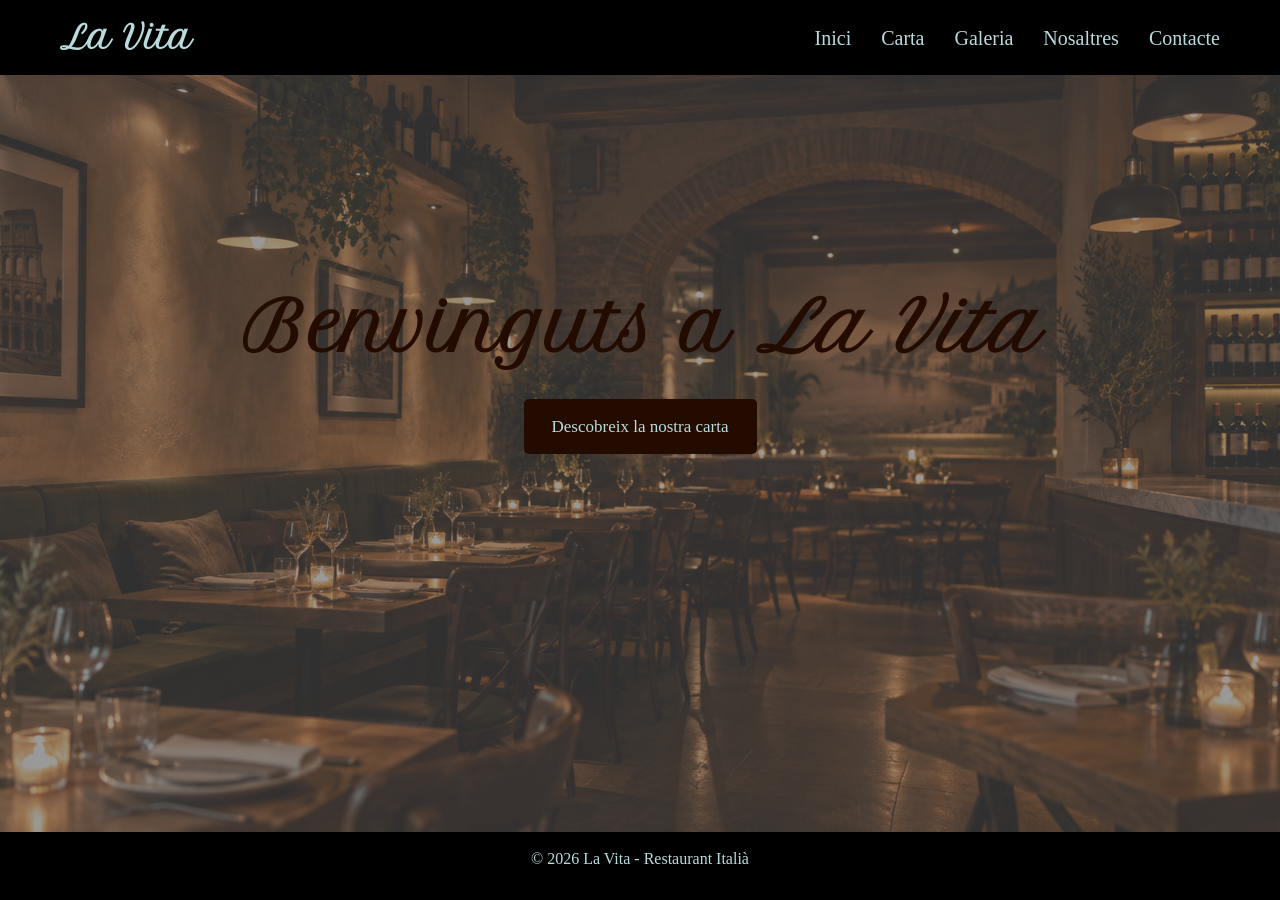
<file: index.html>
<!DOCTYPE html>

<html lang="ca">

    <head>
        <meta charset="UTF-8">
        <meta name="viewport" content="width=device-width, initial-scale=1.0">
        <title>La Vita</title>
        <link rel="stylesheet" href="estils.css">
    </head>

    <body>

        <header>
            <nav>
                <h1>La Vita</h1>
                <ul>
                    <li><a href="index.html">Inici</a></li>
                    <li><a href="carta.html">Carta</a></li>
                    <li><a href="galeria.html">Galeria</a></li>
                    <li><a href="nosaltres.html">Nosaltres</a></li>
                    <li><a href="contacte.html">Contacte</a></li>
                </ul>
            </nav>
        </header>

        <main>
            <section class="hero">
                <div>
                    <h2>Benvinguts a <i>La Vita</i></h2>
                    <a href="carta.html">Descobreix la nostra carta</a>
                </div>
            </section>
        </main>

        <footer>
            <p>&copy; 2026 La Vita - Restaurant Italià</p>
        </footer>

    </body>

</html>
</file>
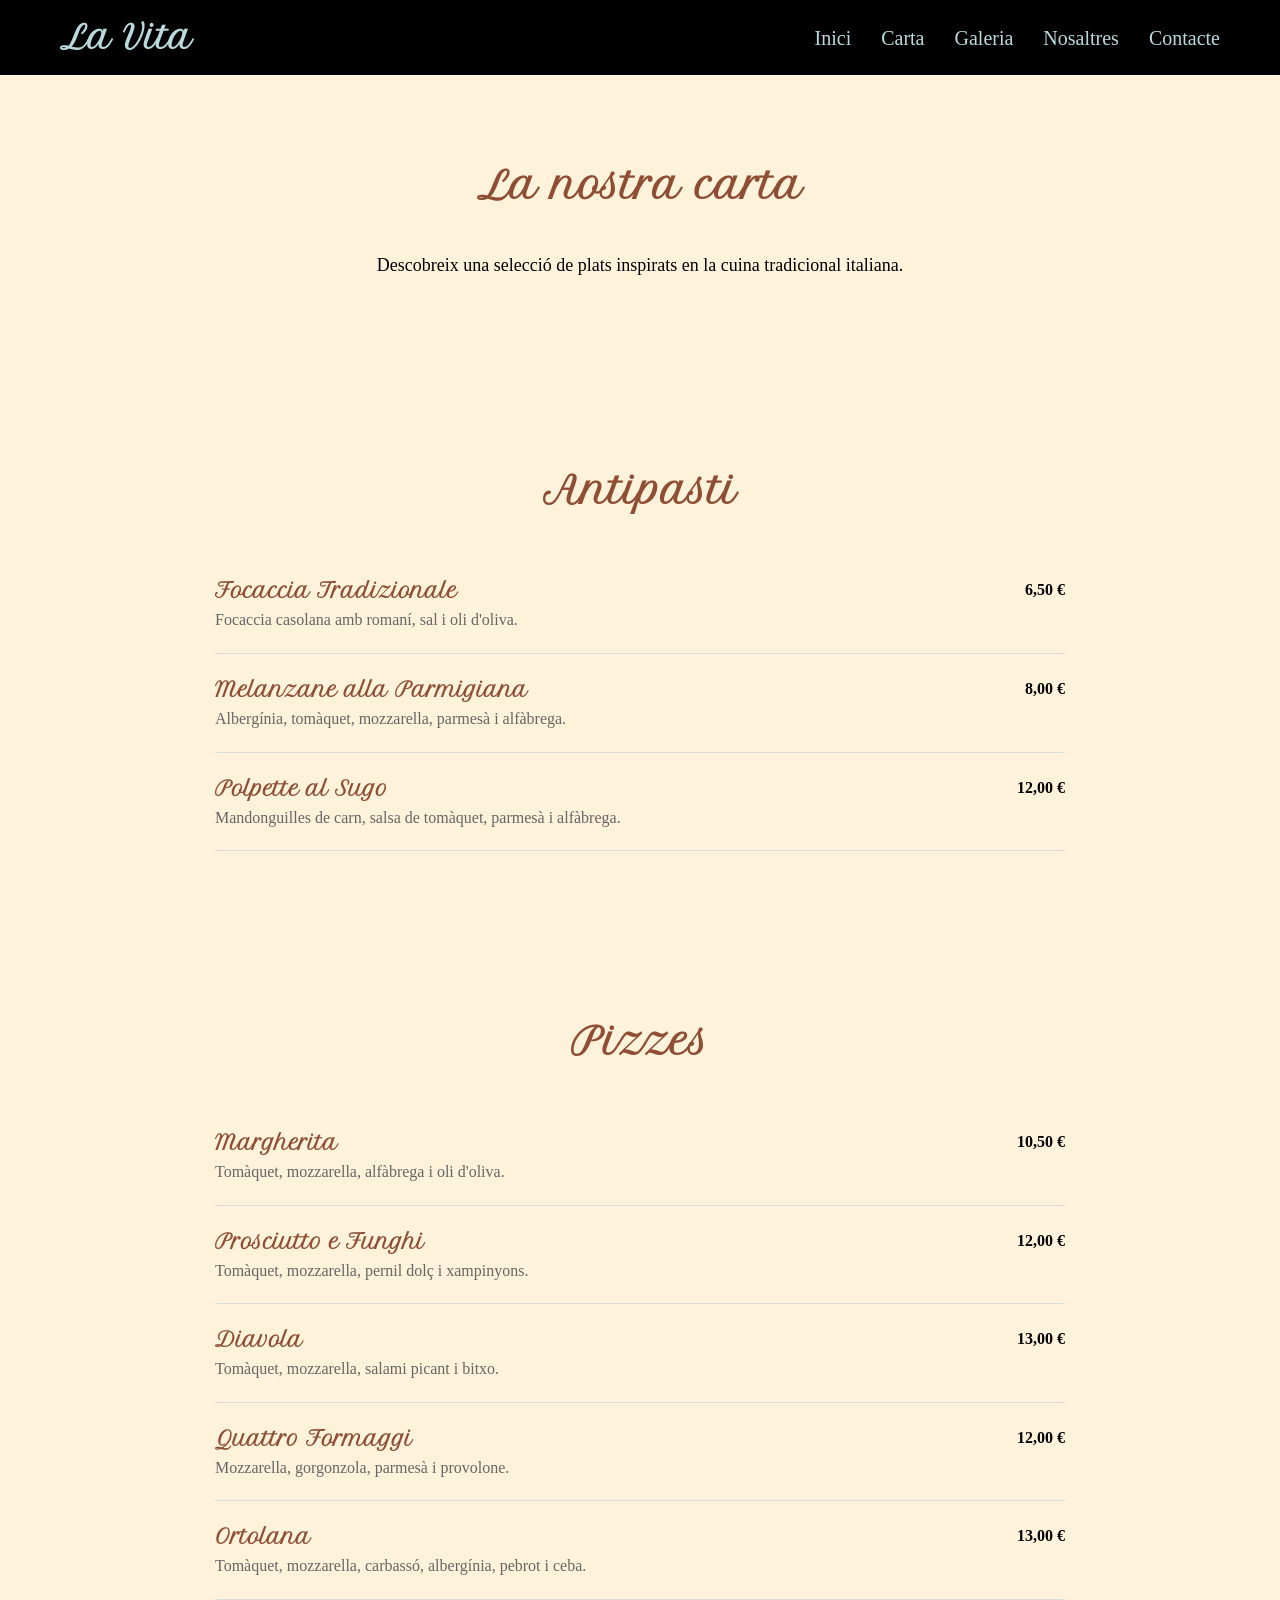
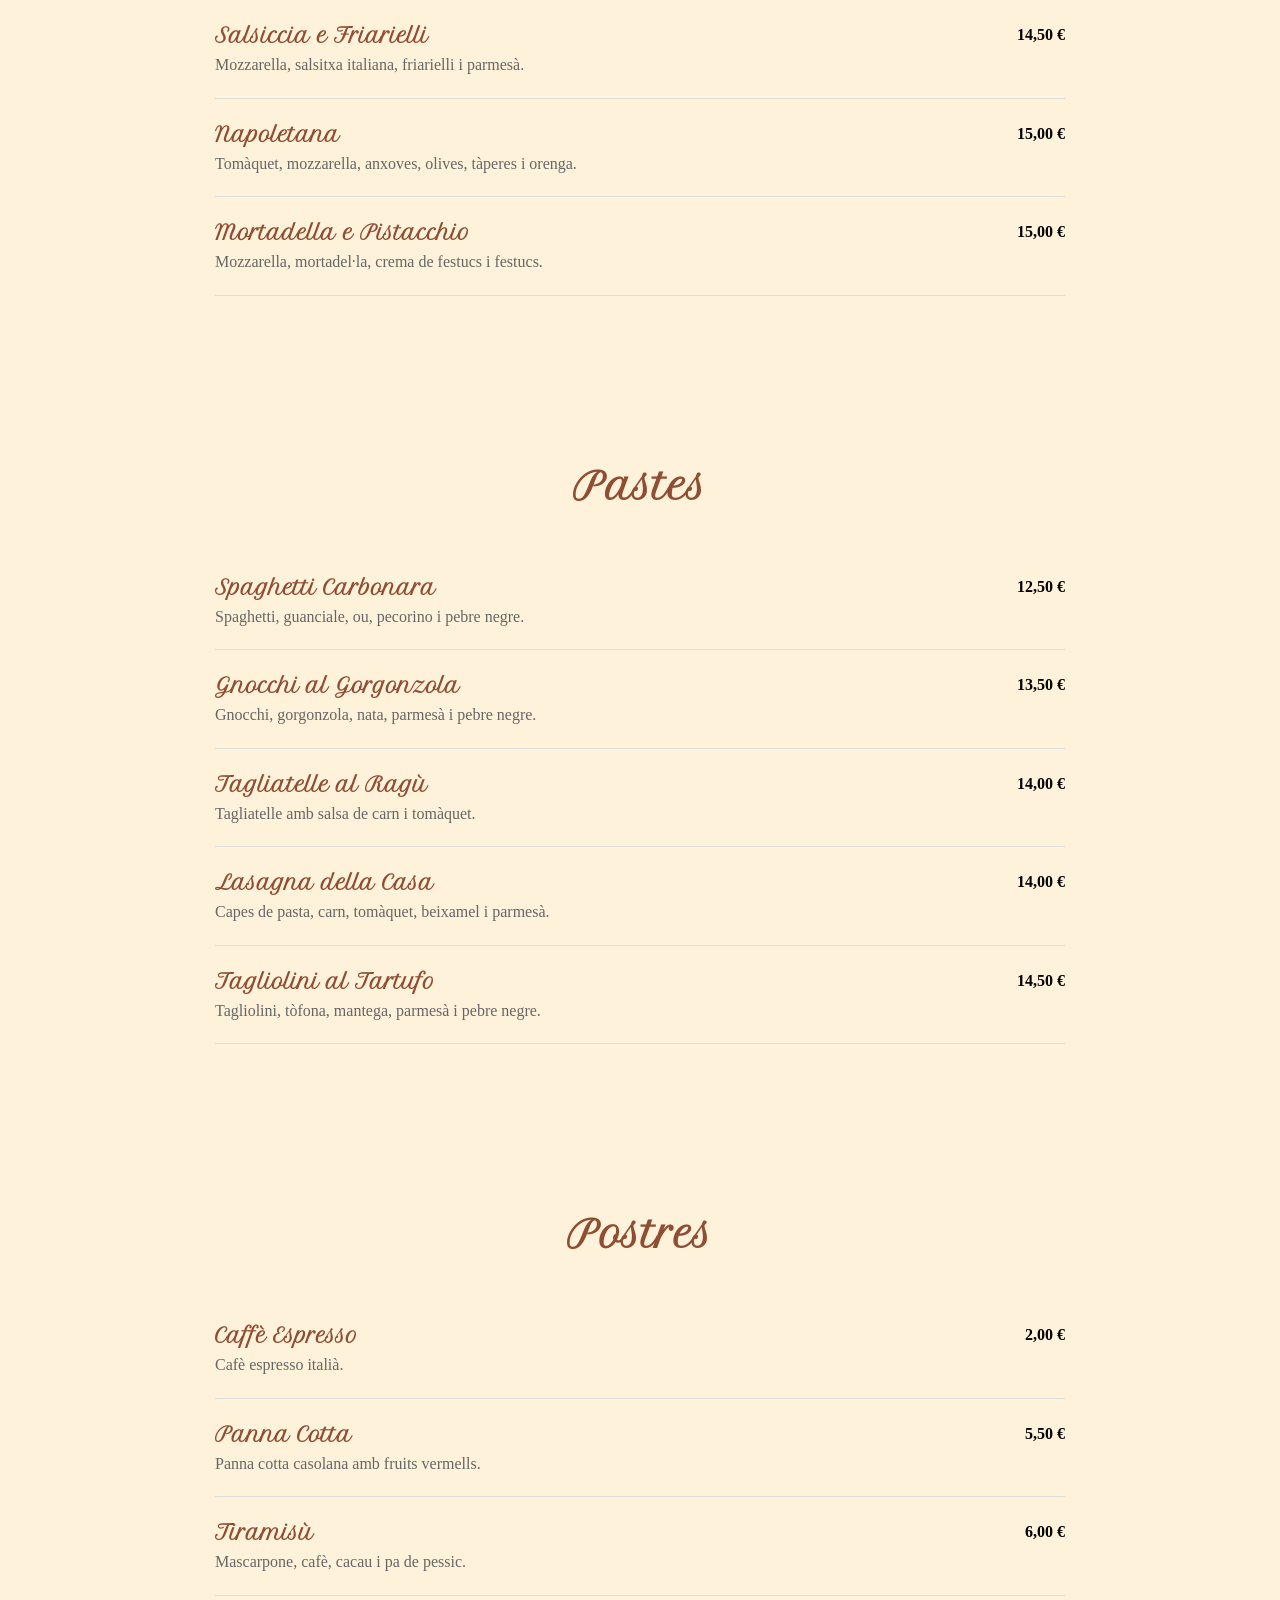
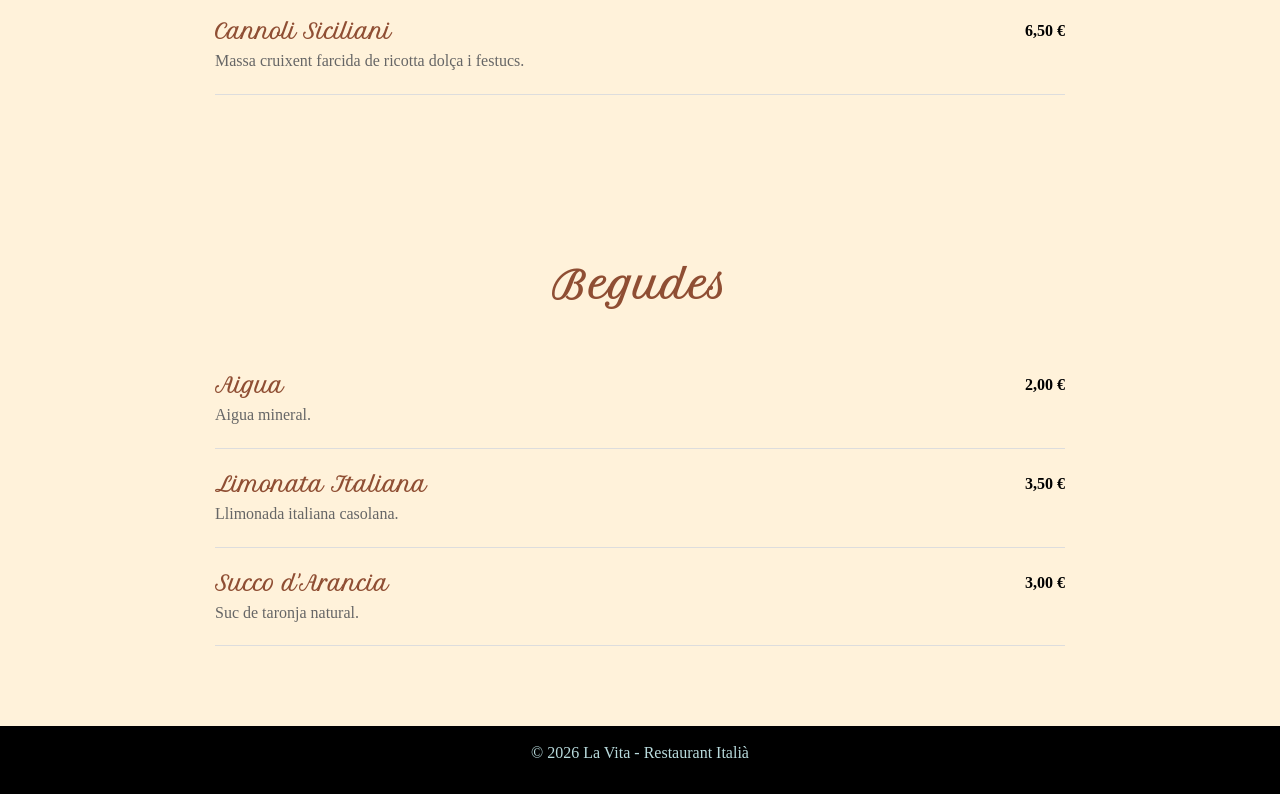
<file: carta.html>
<!DOCTYPE html>

<html lang="ca">

    <head>
        <meta charset="UTF-8">
        <meta name="viewport" content="width=device-width, initial-scale=1.0">
        <title>Carta | La Vita</title>
        <link rel="stylesheet" href="estils.css">
    </head>

    <body>

        <header>
            <nav>
                <h1>La Vita</h1>
                <ul>
                    <li><a href="index.html">Inici</a></li>
                    <li><a href="carta.html">Carta</a></li>
                    <li><a href="galeria.html">Galeria</a></li>
                    <li><a href="nosaltres.html">Nosaltres</a></li>
                    <li><a href="contacte.html">Contacte</a></li>
                </ul>
            </nav>
        </header>

        <main>
            <section>
                <h2>La nostra carta</h2>
                <p>
                    Descobreix una selecció de plats inspirats en la cuina
                    tradicional italiana.
                </p>
            </section>

            <section id="antipasti">
                <h2>Antipasti</h2>
                <article>
                    <h4>Focaccia Tradizionale</h4>
                    <p>Focaccia casolana amb romaní, sal i oli d'oliva.</p>
                    <span>6,50 €</span>
                </article>
                <article>
                    <h4>Melanzane alla Parmigiana</h4>
                    <p>Albergínia, tomàquet, mozzarella, parmesà i alfàbrega.</p>
                    <span>8,00 €</span>
                </article>
                <article>
                    <h4>Polpette al Sugo</h4>
                    <p>Mandonguilles de carn, salsa de tomàquet, parmesà i alfàbrega.</p>
                    <span>12,00 €</span>
                </article>
            </section>

            <section id="pizzes">
                <h2>Pizzes</h2>
                <article>
                    <h4>Margherita</h4>
                    <p>Tomàquet, mozzarella, alfàbrega i oli d'oliva.</p>
                    <span>10,50 €</span>
                </article>
                <article>
                    <h4>Prosciutto e Funghi</h4>
                    <p>Tomàquet, mozzarella, pernil dolç i xampinyons.</p>
                    <span>12,00 €</span>
                </article>
                <article>
                    <h4>Diavola</h4>
                    <p>Tomàquet, mozzarella, salami picant i bitxo.</p>
                    <span>13,00 €</span>
                </article>
                <article>
                    <h4>Quattro Formaggi</h4>
                    <p>Mozzarella, gorgonzola, parmesà i provolone.</p>
                    <span>12,00 €</span>
                </article>
                <article>
                    <h4>Ortolana</h4>
                    <p>Tomàquet, mozzarella, carbassó, albergínia, pebrot i ceba.</p>
                    <span>13,00 €</span>
                </article>
                <article>
                    <h4>Salsiccia e Friarielli</h4>
                    <p>Mozzarella, salsitxa italiana, friarielli i parmesà.</p>
                    <span>14,50 €</span>
                </article>
                <article>
                    <h4>Napoletana</h4>
                    <p>Tomàquet, mozzarella, anxoves, olives, tàperes i orenga.</p>
                    <span>15,00 €</span>
                </article>
                <article>
                    <h4>Mortadella e Pistacchio</h4>
                    <p>Mozzarella, mortadel·la, crema de festucs i festucs.</p>
                    <span>15,00 €</span>
                </article>
            </section>

            <section id="pastes">
                <h2>Pastes</h2>
                <article>
                    <h4>Spaghetti Carbonara</h4>
                    <p>Spaghetti, guanciale, ou, pecorino i pebre negre.</p>
                    <span>12,50 €</span>
                </article>
                <article>
                    <h4>Gnocchi al Gorgonzola</h4>
                    <p>Gnocchi, gorgonzola, nata, parmesà i pebre negre.</p>
                    <span>13,50 €</span>
                </article>
                <article>
                    <h4>Tagliatelle al Ragù</h4>
                    <p>Tagliatelle amb salsa de carn i tomàquet.</p>
                    <span>14,00 €</span>
                </article>
                <article>
                    <h4>Lasagna della Casa</h4>
                    <p>Capes de pasta, carn, tomàquet, beixamel i parmesà.</p>
                    <span>14,00 €</span>
                </article>
                <article>
                    <h4>Tagliolini al Tartufo</h4>
                    <p>Tagliolini, tòfona, mantega, parmesà i pebre negre.</p>
                    <span>14,50 €</span>
                </article>
            </section>

            <section id="postres">
                <h2>Postres</h2>
                <article>
                    <h4>Caffè Espresso</h4>
                    <p>Cafè espresso italià.</p>
                    <span>2,00 €</span>
                </article>
                <article>
                    <h4>Panna Cotta</h4>
                    <p>Panna cotta casolana amb fruits vermells.</p>
                    <span>5,50 €</span>
                </article>
                <article>
                    <h4>Tiramisù</h4>
                    <p>Mascarpone, cafè, cacau i pa de pessic.</p>
                    <span>6,00 €</span>
                </article>
                <article>
                    <h4>Cannoli Siciliani</h4>
                    <p>Massa cruixent farcida de ricotta dolça i festucs.</p>
                    <span>6,50 €</span>
                </article>
            </section>

            <section id="begudes">
                <h2>Begudes</h2>
                <article>
                    <h4>Aigua</h4>
                    <p>Aigua mineral.</p>
                    <span>2,00 €</span>
                </article>
                <article>
                    <h4>Limonata Italiana</h4>
                    <p>Llimonada italiana casolana.</p>
                    <span>3,50 €</span>
                </article>
                <article>
                    <h4>Succo d'Arancia</h4>
                    <p>Suc de taronja natural.</p>
                    <span>3,00 €</span>
                </article>
            </section>
        </main>

        <footer>
            <p>&copy; 2026 La Vita - Restaurant Italià</p>
        </footer>

    </body>

</html>
</file>
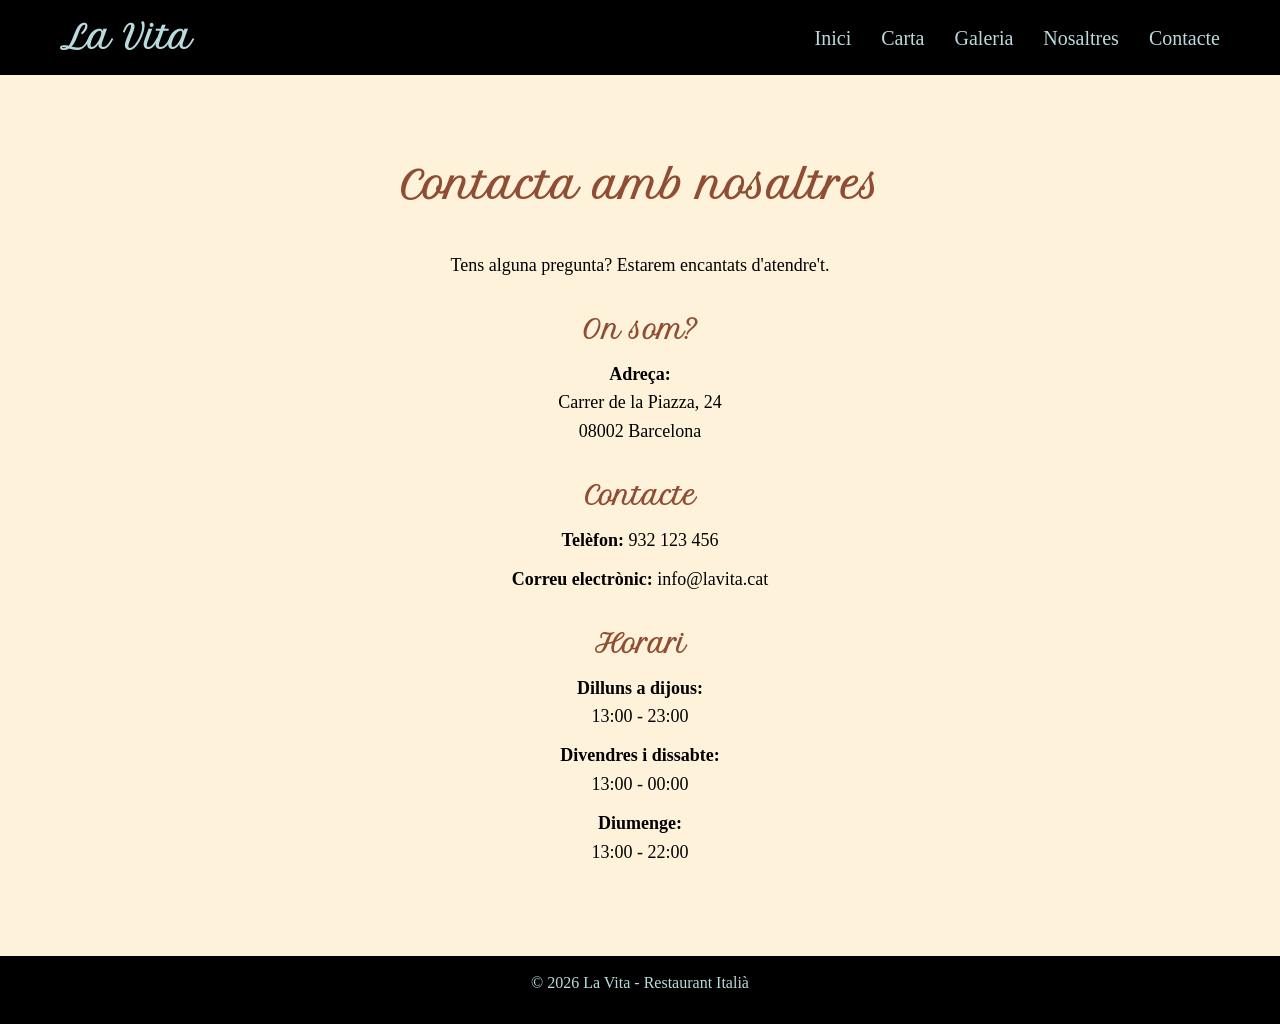
<file: contacte.html>
<!DOCTYPE html>

<html lang="ca">

    <head>
        <meta charset="UTF-8">
        <meta name="viewport" content="width=device-width, initial-scale=1.0">
        <title>Contacte | La Vita</title>
        <link rel="stylesheet" href="estils.css">
    </head>

    <body>

        <header>
            <nav>
                <h1>La Vita</h1>
                <ul>
                    <li><a href="index.html">Inici</a></li>
                    <li><a href="carta.html">Carta</a></li>
                    <li><a href="galeria.html">Galeria</a></li>
                    <li><a href="nosaltres.html">Nosaltres</a></li>
                    <li><a href="contacte.html">Contacte</a></li>
                </ul>
            </nav>
        </header>

        <main>
            <section id="contacte">
                <h2>Contacta amb nosaltres</h2>
                <p>Tens alguna pregunta? Estarem encantats d'atendre't.</p>
                <h3>On som?</h3>
                <p><strong>Adreça:</strong><br>Carrer de la Piazza, 24<br>08002 Barcelona</p>
                <h3>Contacte</h3>
                <p><strong>Telèfon:</strong> 932 123 456</p>
                <p><strong>Correu electrònic:</strong> info@lavita.cat</p>
                <h3>Horari</h3>
                <p><strong>Dilluns a dijous:</strong><br>13:00 - 23:00</p>
                <p><strong>Divendres i dissabte:</strong><br>13:00 - 00:00</p>
                <p><strong>Diumenge:</strong><br>13:00 - 22:00</p>
            </section>
        </main>

        <footer>
            <p>&copy; 2026 La Vita - Restaurant Italià</p>
        </footer>

    </body>

</html>
</file>
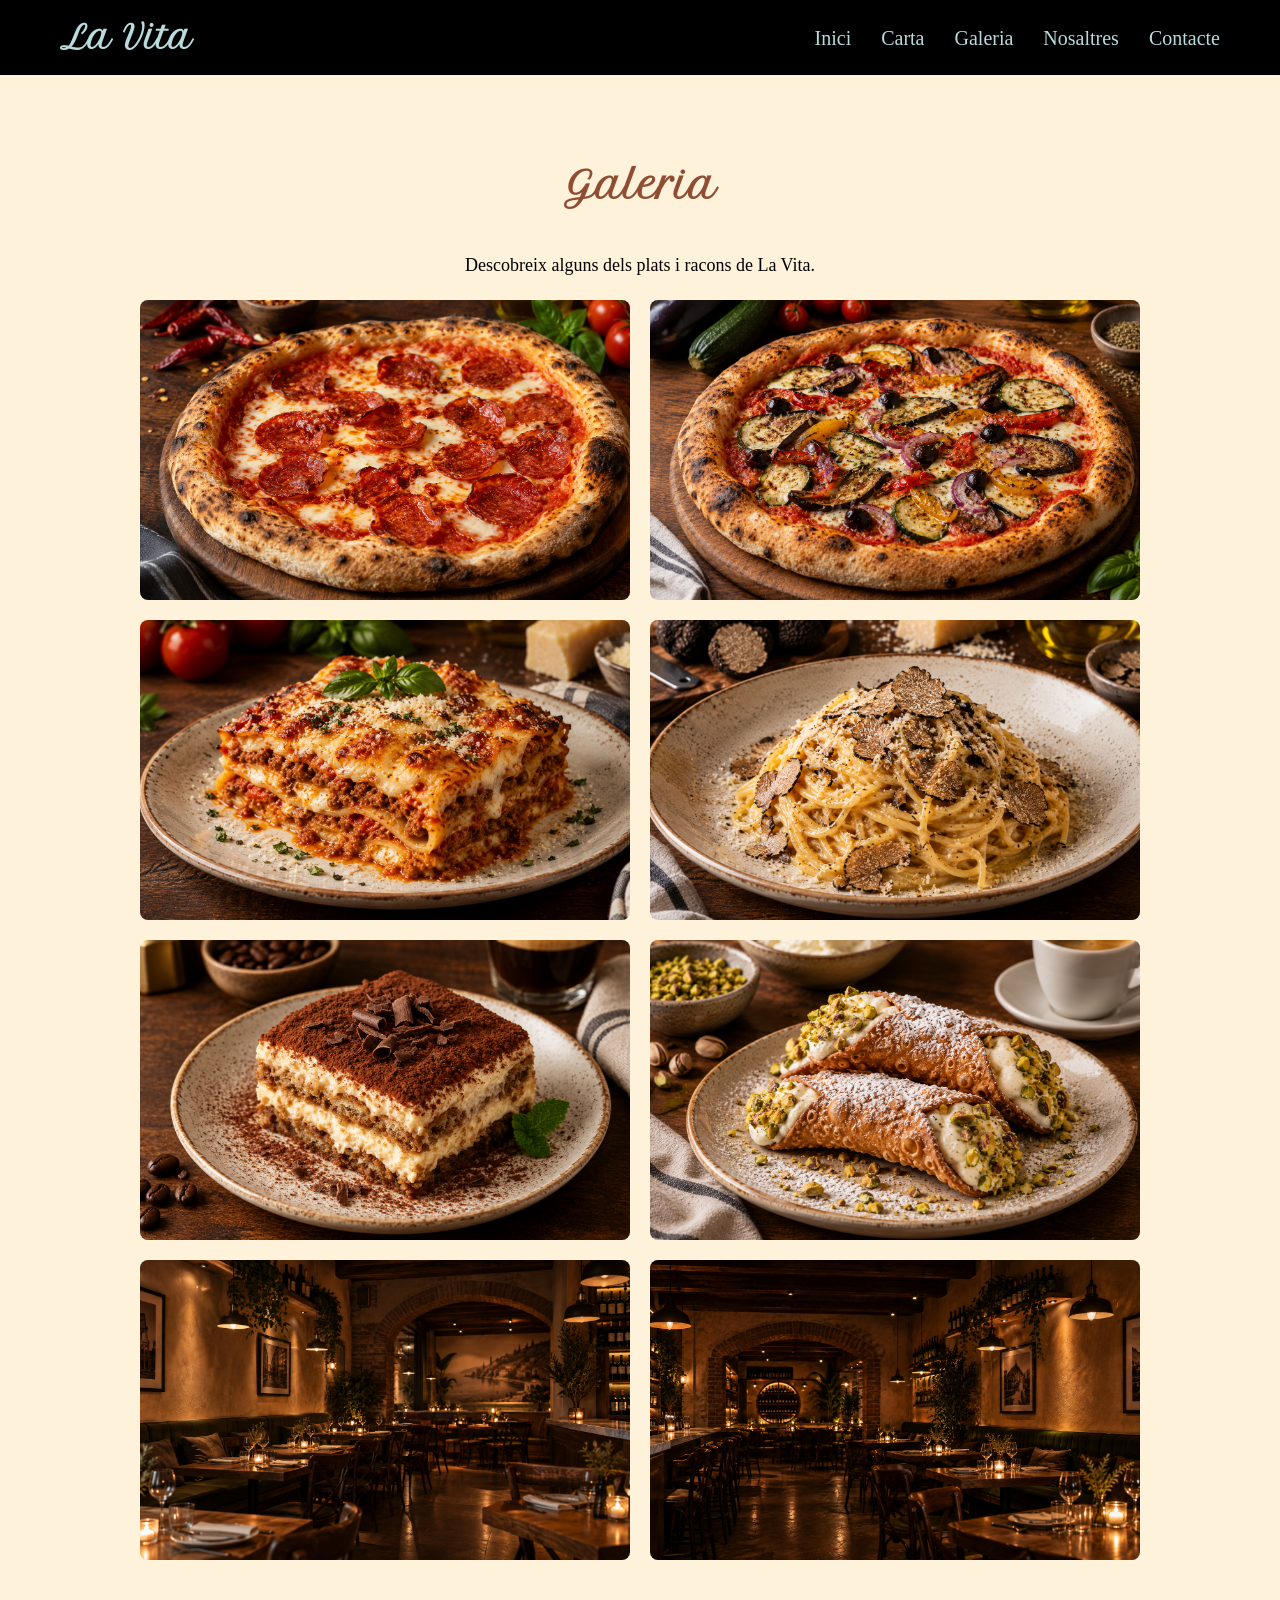
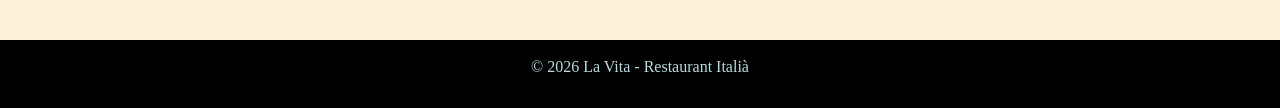
<file: galeria.html>
<!DOCTYPE html>

<html lang="ca">

    <head>
        <meta charset="UTF-8">
        <meta name="viewport" content="width=device-width, initial-scale=1.0">
        <title>Galeria | La Vita</title>
        <link rel="stylesheet" href="estils.css">
    </head>

    <body>

        <header>
            <nav>
                <h1>La Vita</h1>
                <ul>
                    <li><a href="index.html">Inici</a></li>
                    <li><a href="carta.html">Carta</a></li>
                    <li><a href="galeria.html">Galeria</a></li>
                    <li><a href="nosaltres.html">Nosaltres</a></li>
                    <li><a href="contacte.html">Contacte</a></li>
                </ul>
            </nav>
        </header>

        <main>
            <section>
                <h2>Galeria</h2>
                <p>Descobreix alguns dels plats i racons de La Vita.</p>
                <div class="galeria">
                    <img src="img/pizza.jpg" alt="Pizza italiana artesanal">
                    <img src="img/pizza2.jpg" alt="Pizza italiana amb ingredients frescos">
                    <img src="img/pasta.jpg" alt="Plat de pasta italiana">
                    <img src="img/pasta2.jpg" alt="Pasta italiana casolana">
                    <img src="img/postre.jpg" alt="Tiramisú italià">
                    <img src="img/postre2.jpg" alt="Postre italià">
                    <img src="img/restaurante.jpg" alt="Interior del restaurant La Vita">
                    <img src="img/restaurante2.jpg" alt="Sala del restaurant La Vita">
                </div>
            </section>
        </main>

        <footer>
            <p>&copy; 2026 La Vita - Restaurant Italià</p>
        </footer>

    </body>

</html>
</file>
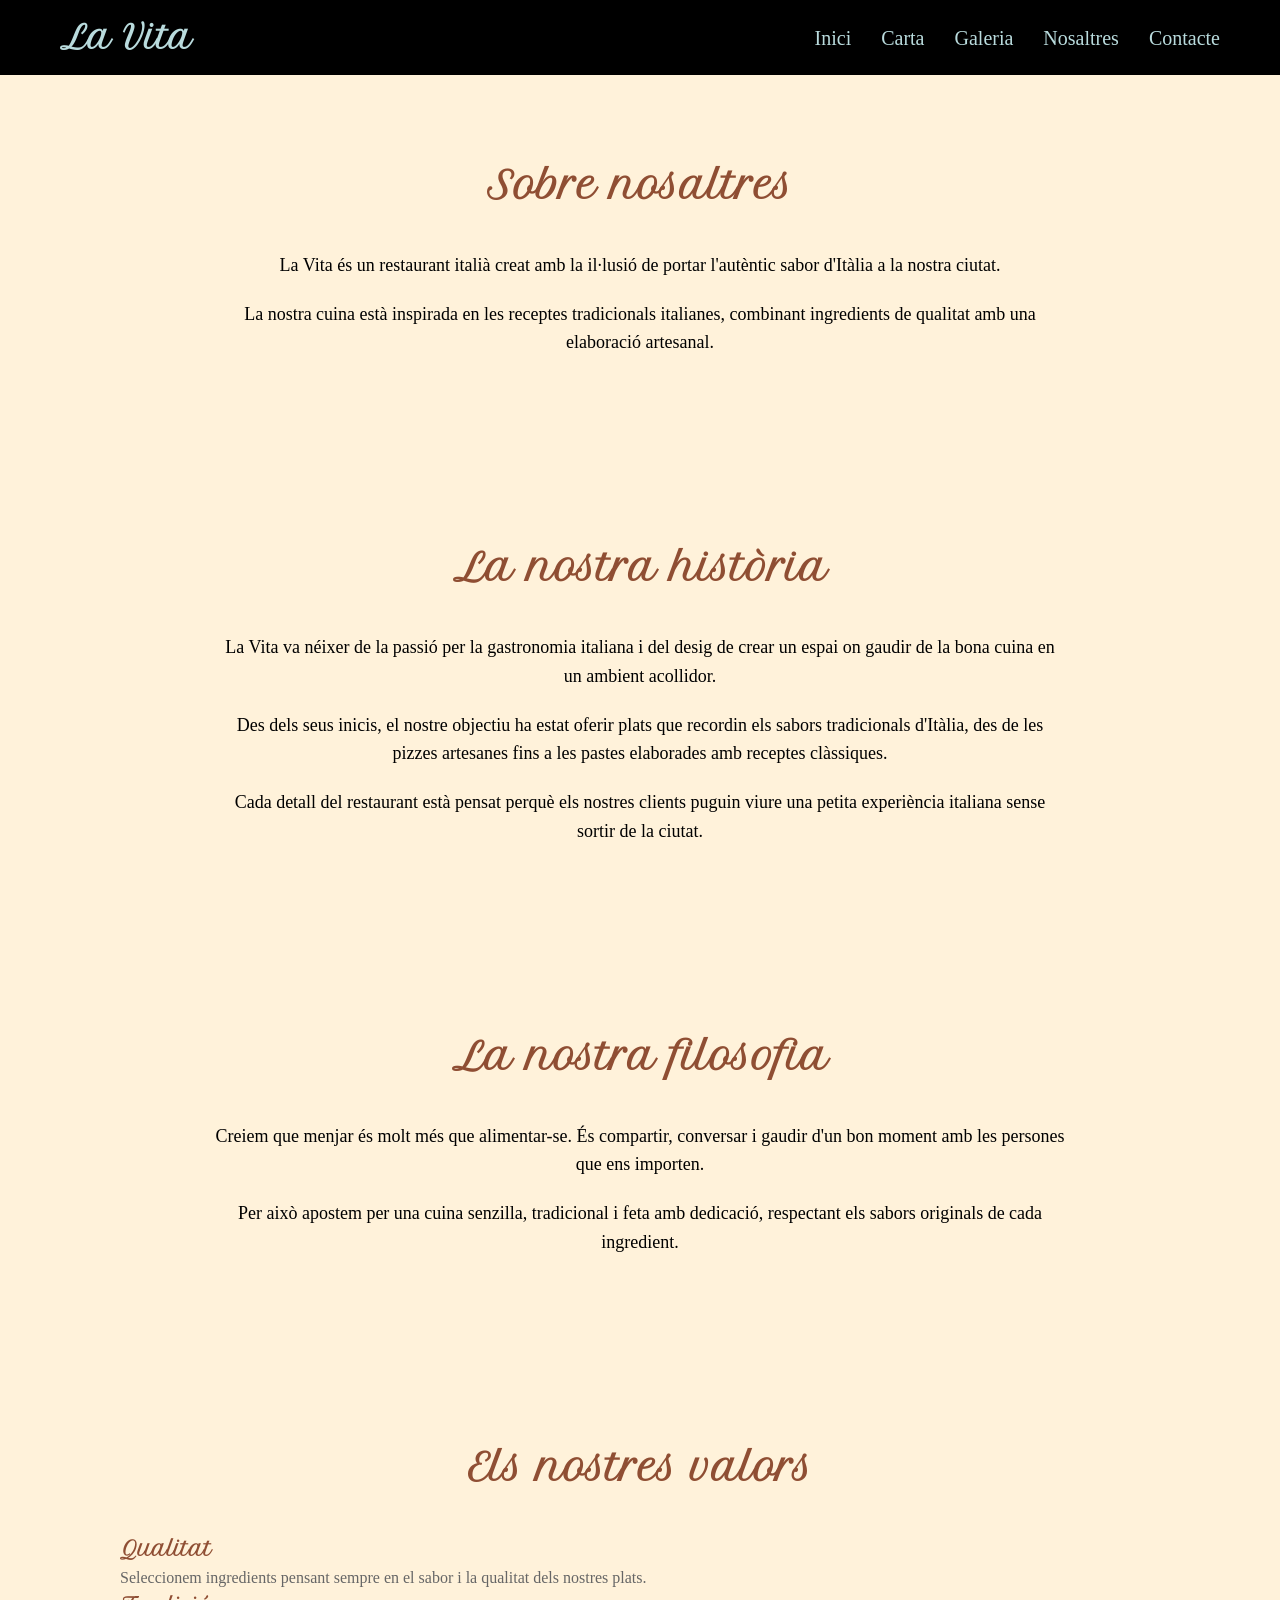
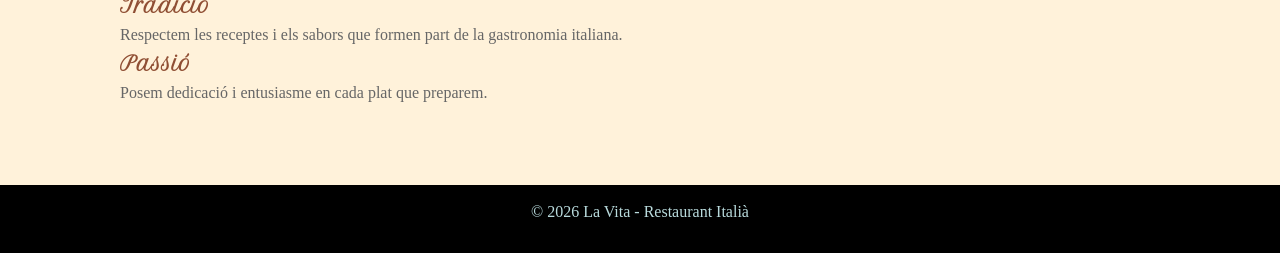
<file: nosaltres.html>
<!DOCTYPE html>

<html lang="ca">

    <head>
        <meta charset="UTF-8">
        <meta name="viewport" content="width=device-width, initial-scale=1.0">
        <title>Nosaltres | La Vita</title>
        <link rel="stylesheet" href="estils.css">
    </head>

    <body>

        <header>
            <nav>
                <h1>La Vita</h1>
                <ul>
                    <li><a href="index.html">Inici</a></li>
                    <li><a href="carta.html">Carta</a></li>
                    <li><a href="galeria.html">Galeria</a></li>
                    <li><a href="nosaltres.html">Nosaltres</a></li>
                    <li><a href="contacte.html">Contacte</a></li>
                </ul>
            </nav>
        </header>

        <main>
            <section id="nosaltres">
                <h2>Sobre nosaltres</h2>
                <p>La Vita és un restaurant italià creat amb la il·lusió de portar l'autèntic sabor d'Itàlia a la nostra ciutat.</p>
                <p>La nostra cuina està inspirada en les receptes tradicionals italianes, combinant ingredients de qualitat amb una elaboració artesanal.</p>
            </section>

            <section>
                <h2>La nostra història</h2>
                <p>La Vita va néixer de la passió per la gastronomia italiana i del desig de crear un espai on gaudir de la bona cuina en un ambient acollidor.</p>
                <p>Des dels seus inicis, el nostre objectiu ha estat oferir plats que recordin els sabors tradicionals d'Itàlia, des de les pizzes artesanes fins a les pastes elaborades amb receptes clàssiques.</p>
                <p>Cada detall del restaurant està pensat perquè els nostres clients puguin viure una petita experiència italiana sense sortir de la ciutat.</p>
            </section>

            <section>
                <h2>La nostra filosofia</h2>
                <p>Creiem que menjar és molt més que alimentar-se. És compartir, conversar i gaudir d'un bon moment amb les persones que ens importen.</p>
                <p>Per això apostem per una cuina senzilla, tradicional i feta amb dedicació, respectant els sabors originals de cada ingredient.</p>
            </section>

            <section>
                <h2>Els nostres valors</h2>
                <div class="categoria">
                    <article>
                        <h4>Qualitat</h4>
                        <p>Seleccionem ingredients pensant sempre en el sabor i la qualitat dels nostres plats.</p>
                    </article>

                    <article>
                        <h4>Tradició</h4>
                        <p>Respectem les receptes i els sabors que formen part de la gastronomia italiana.</p>
                    </article>

                    <article>
                        <h4>Passió</h4>
                        <p>Posem dedicació i entusiasme en cada plat que preparem.</p>
                    </article>
                </div>
            </section>
        </main>

        <footer>
            <p>&copy; 2026 La Vita - Restaurant Italià</p>
        </footer>

    </body>

</html>
</file>
<file: estils.css>
/* font de la lletra */
@import url('https://fonts.googleapis.com/css2?family=Petit+Formal+Script&display=swap');

* {
    margin: 0; 
    padding: 0; 
    box-sizing: border-box; 
  }

/* mida general pagina */
html,
body {
    width: 100%; 
    min-height: 100%;
}

body {
    font-family: Georgia, serif; /* font del text */
    color: #000000; /* color text */
    background-color: #fff2da; /* color fons */
    line-height: 1.6; 
    min-height: 100vh; 
    display: flex; 
    flex-direction: column; 
}

main {
    flex: 1; 
    width: 100%; 
    margin: 0; /* elimina marges */
    padding-top: 75px; 
}

/* titols */
h1,
h2,
h3,
h4 {
    font-family: 'Petit Formal Script', cursive;
}

/* elimina subratllat links */
a {
    text-decoration: none;
}

/* barra negra d'adalt */
header {
    background-color: #000000; /* color barra */
    height: 75px; /* altura barra */
    padding: 0 60px; 
    position: fixed; /* barra fixa */
    top: 0; /* barra adalt */
    left: 0; 
    width: 100%; 
    z-index: 1000; /* sobreposició de la barra */
}

nav {
    width: 100%; 
    height: 75px; 
    display: flex; 
    align-items: center; 
    justify-content: space-between; 
}

/* nom restaurant */
nav h1 {
    color: #b9dbdd; /* color */
    font-size: 32px; 
    margin-left: 0; 
}

nav ul {
    list-style: none; 
    display: flex; 
    align-items: center; 
    gap: 30px; 
}

nav ul li {
    display: flex; 
    align-items: center; 
}

nav ul li a {
    color: #b9dbdd; 
    font-size: 20px; 
    transition: color 0.3s; /* temps que pasa quan poses el ratoli a sobre */
}

nav ul li a:hover {
    color: #00428d; 
}

/* index.html */
.hero {
    width: 100%; 
    min-height: calc(100vh - 75px - 68px);
    margin: 0; 
    padding: 0; 
    display: flex; 
    justify-content: center;
    align-items: center; 
    text-align: center; 
    /* fons pagina inici */
    background:
        linear-gradient(
            rgba(82, 82, 82, 0.58), /* transparencia del fons (imatge) (la part de dalt) */
            rgba(82, 82, 82, 0.58) /* transparencia del fons (imatge) (la part de baix) */
        ),
        url("img/restaurante.jpg") center center / cover no-repeat; /* imatge restaurant pagina inici */
}

.hero div {
    color: rgb(177, 135, 135); /* color text */
    transform: translateY(-90px); 
}

.hero h2 {
    font-size: 68px; 
    margin-bottom: 18px; 
    color: #240b00; /* color text */
}

.hero a {
    display: inline-block; 
    background-color: #240b00; /* color boto */
    color: #b9dbdd; 
    padding: 14px 28px; 
    border-radius: 5px; 
    font-size: 17px; 
    transition: background-color 0.3s; /* temps que pasa quan poses el ratoli a sobre */
}

.hero a:hover {
    background-color: #00428d;
}

main > section:not(.hero) {
    max-width: 1100px; 
    margin: auto; 
    padding: 80px 30px; 
}

section h2 {
    text-align: center; 
    color: #8f4e33; 
    font-size: 38px; 
    margin-bottom: 35px; 
}

section > p {
    max-width: 850px; 
    margin: 0 auto 20px; 
    text-align: center; 
    font-size: 18px;
}

/* plats */
#carta article,
#pizzes article,
#pastes article,
#antipasti article,
#postres article,
#begudes article {
    position: relative; /* posicio preu */
    max-width: 850px; 
    margin: auto; 
    padding: 20px 0; 
    border-bottom: 1px solid #ddd; 
}

/* nom plats */
article h4 {
    font-size: 20px; 
    color: #8f4e33; 
}

article p {
    color: #666; 
    margin-right: 100px; 
}

article span {
    position: absolute; 
    right: 0; 
    top: 22px; 
    font-weight: bold; 
    color: #000000; 
}

/* imatges */
.galeria {
    display: grid; 
    grid-template-columns: repeat(2, 1fr); 
    gap: 20px; /* espai entre imatges */
    max-width: 1000px; 
    margin: auto; 
}

.galeria img {
    width: 100%; 
    height: 300px; 
    object-fit: cover; 
    border-radius: 8px; 
    transition: transform 0.3s; /* temps que pasa quan poses el ratoli a sobre */
}

.galeria img:hover {
    transform: scale(1.03); /* fa gran la imatge */
}

#contacte {
    text-align: center; 
}

#contacte h3 {
    margin-top: 30px; 
    margin-bottom: 10px; 
    color: #8f4e33; 
    font-size: 25px; 
}

#contacte p {
    margin-bottom: 10px;   
}

/* barra abaix */
footer {
    background-color: #000000; 
    color: #b9dbdd; 
    text-align: center; 
    height: 68px; 
    padding: 12px; 
    margin-top: auto; 
}

footer p {
    margin: 2px; 
}

@media (max-width: 768px) {

    header {
        height: auto; 
        padding: 15px 20px; 
    }

    nav {
        height: auto; 
        flex-direction: column; 
        gap: 10px; 
    }
    
    nav h1 {
        font-size: 28px; 
    }

    nav ul {
        gap: 15px; 
        flex-wrap: wrap; 
        justify-content: center; 
    }

    main {
        padding-top: 140px; 
    }

    .hero {
        min-height: calc(100vh - 140px); 
    }

    .hero div {
        transform: translateY(-40px);
    }

    .hero h2 {
        font-size: 40px;
    }

    .hero p {
        font-size: 18px;
    }

    .galeria {
        grid-template-columns: 1fr;
    }

    .galeria img {
        height: 250px;
    }

    article p {
        margin-right: 0;
        padding-right: 80px;
    }

}
</file>
